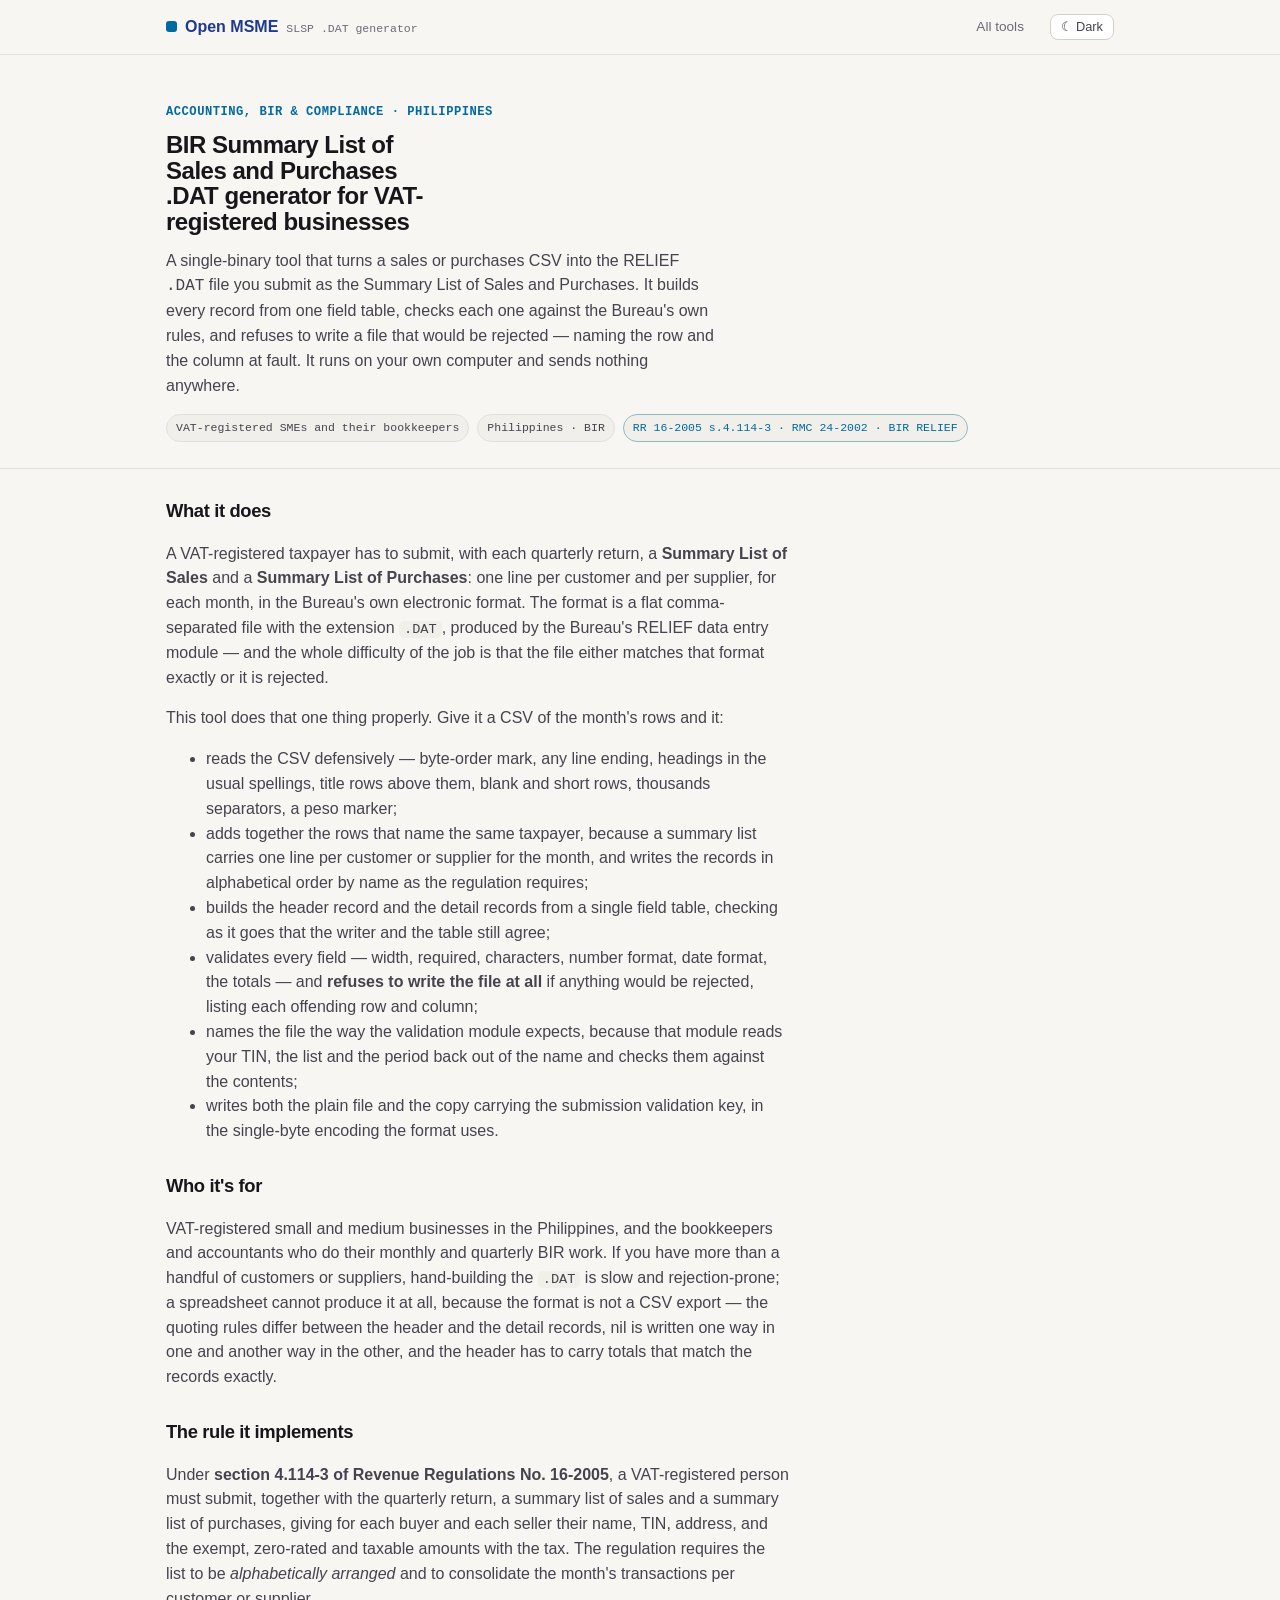
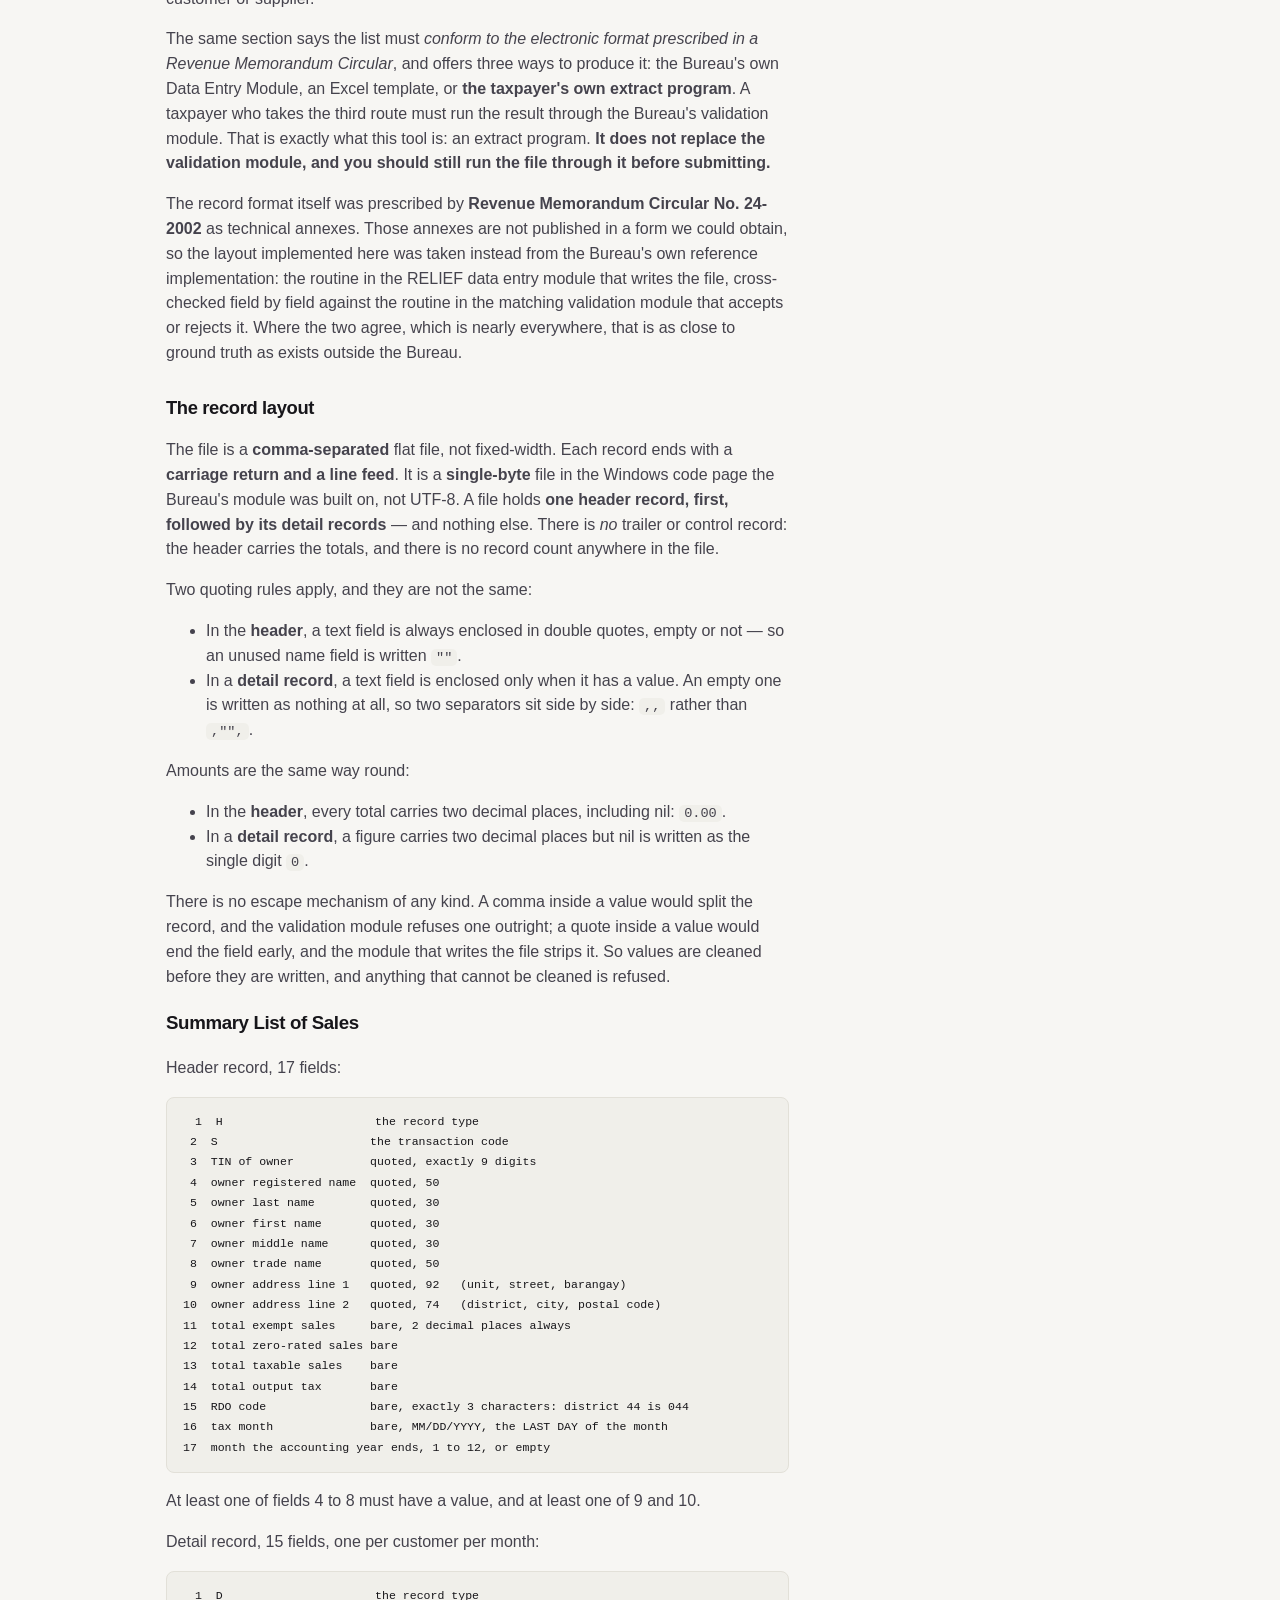
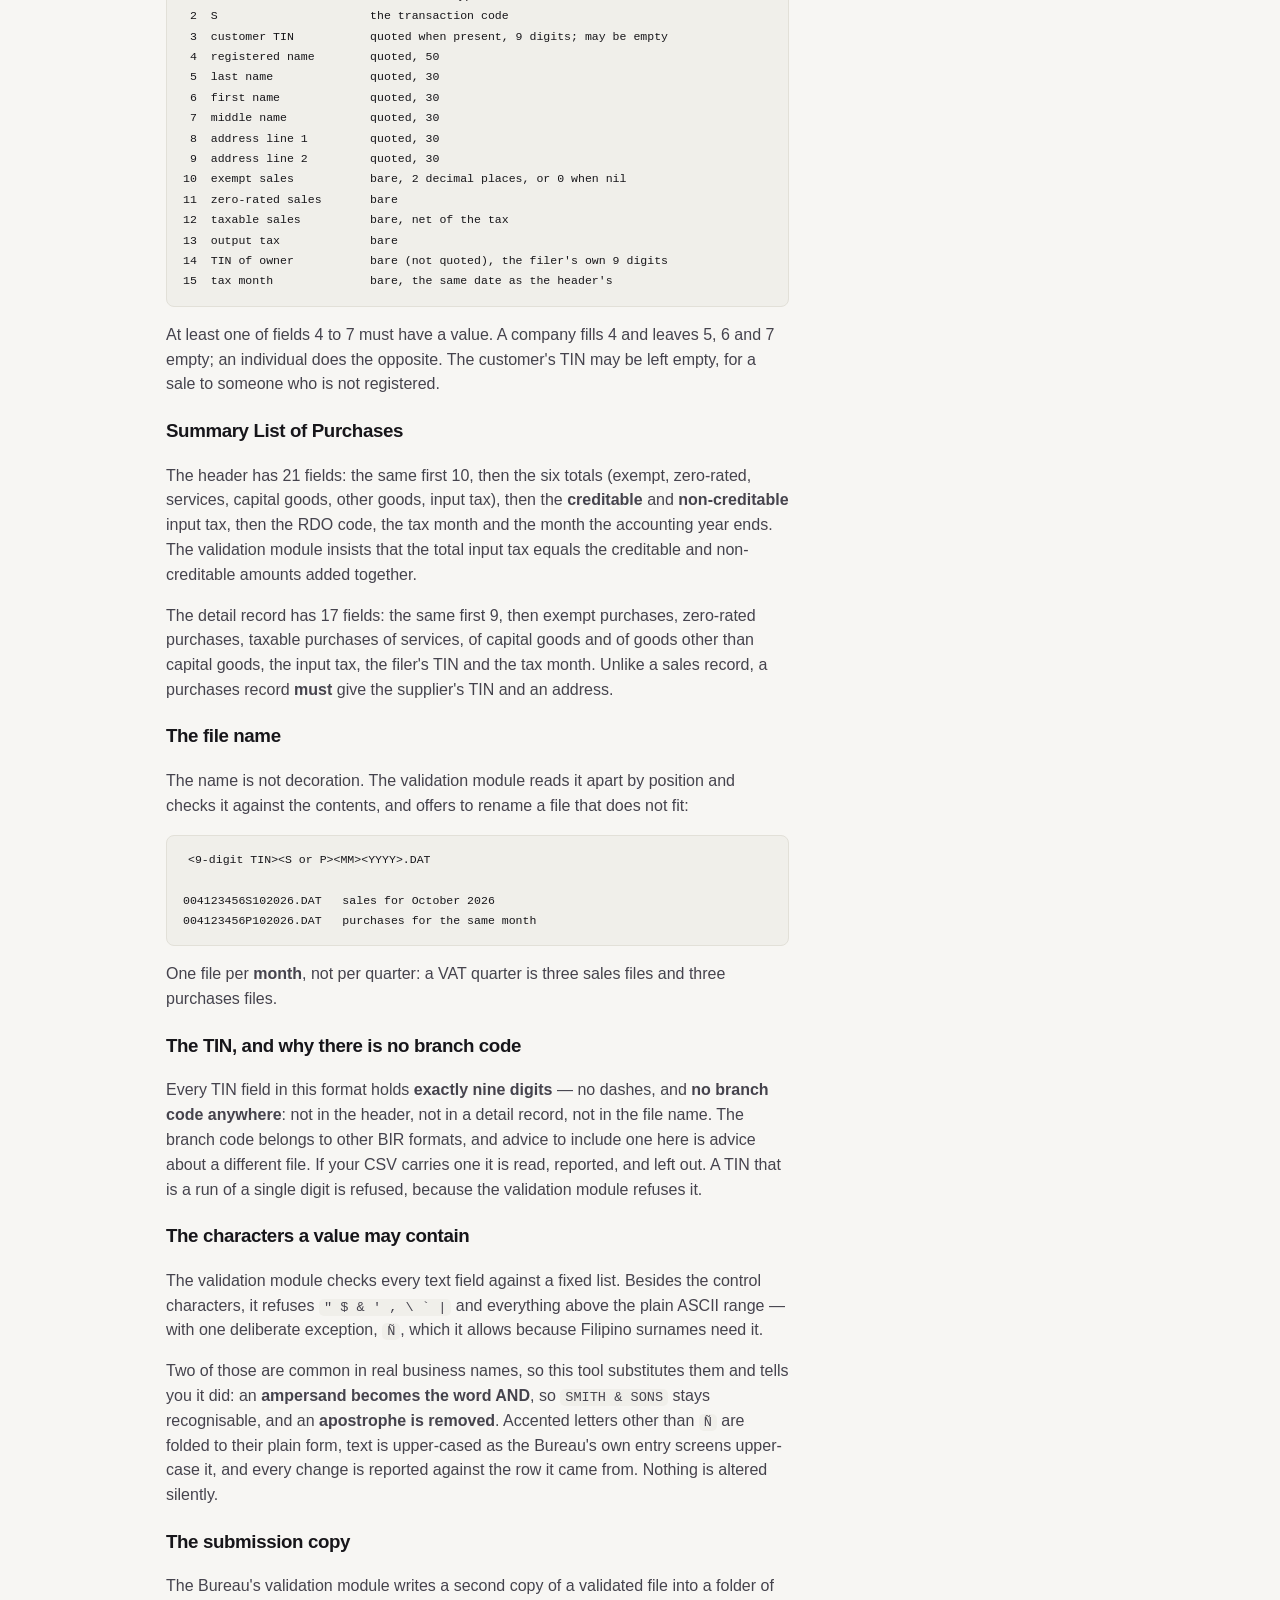
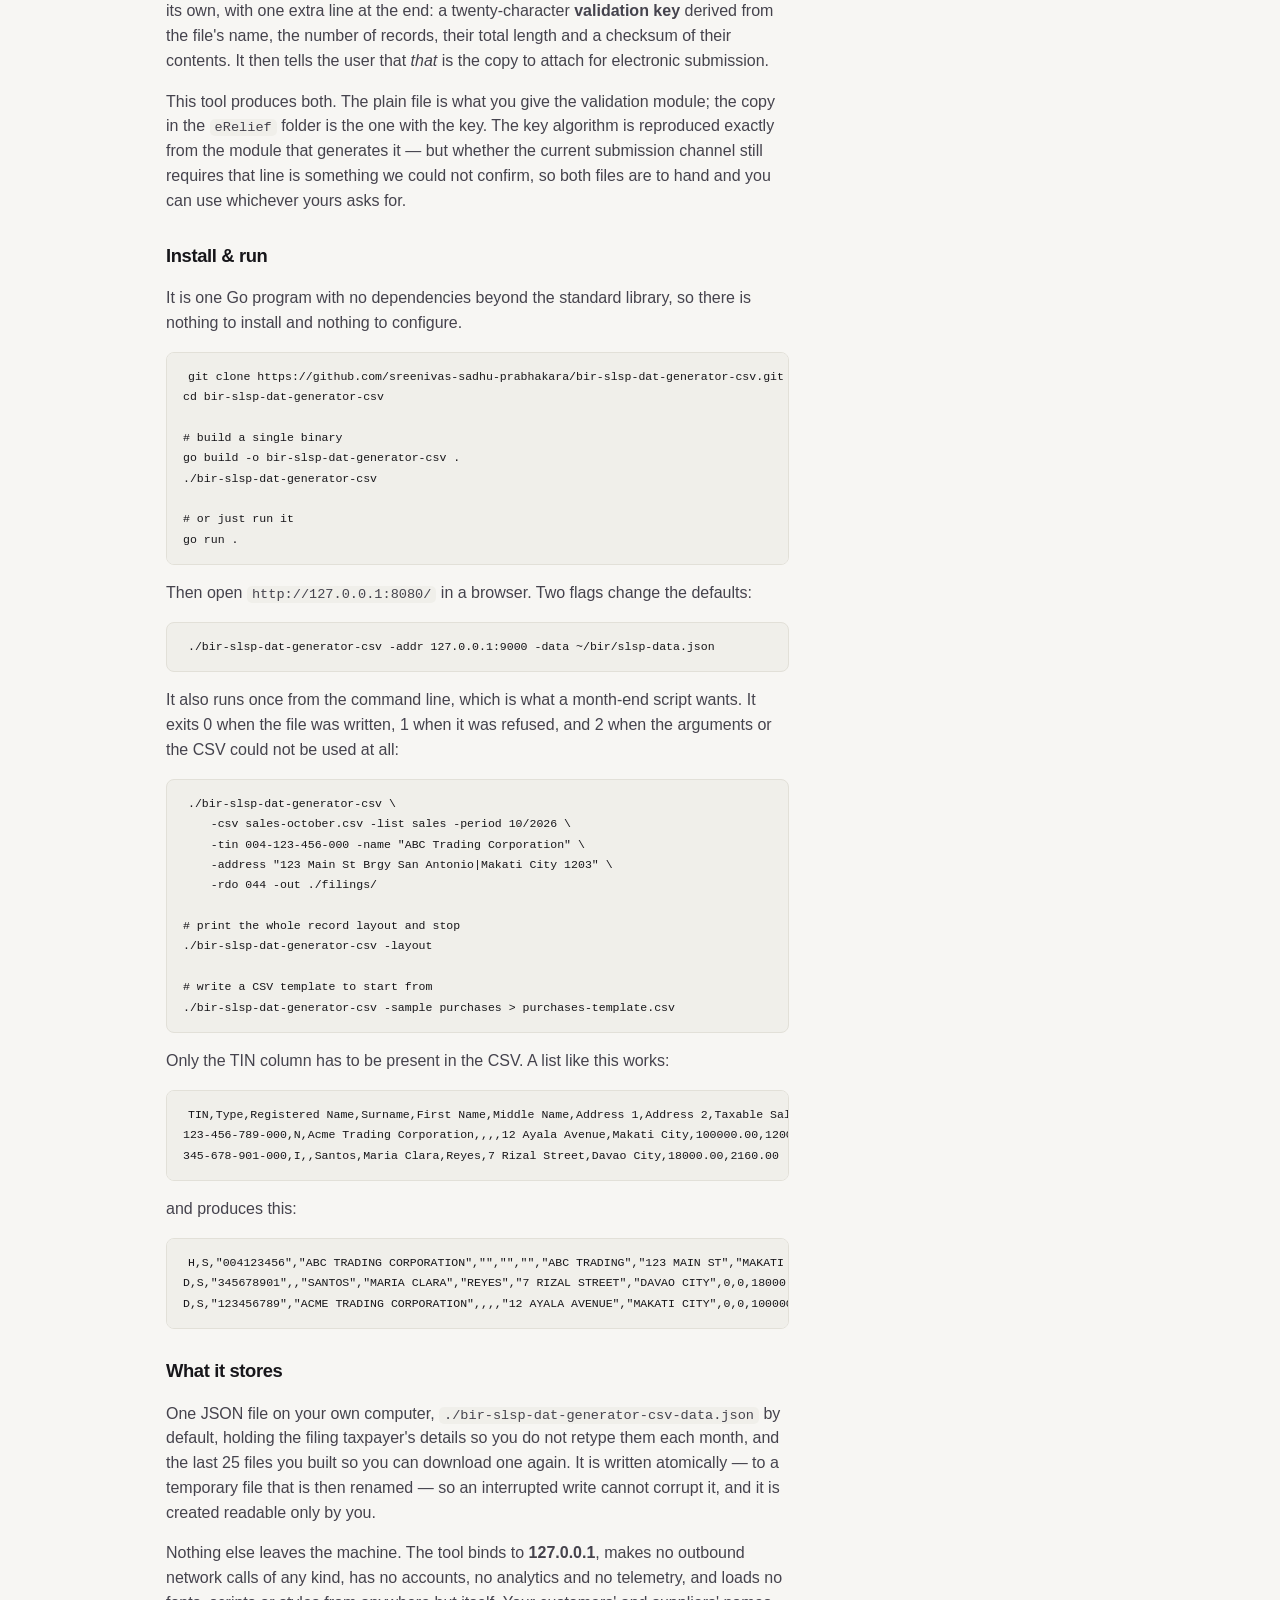
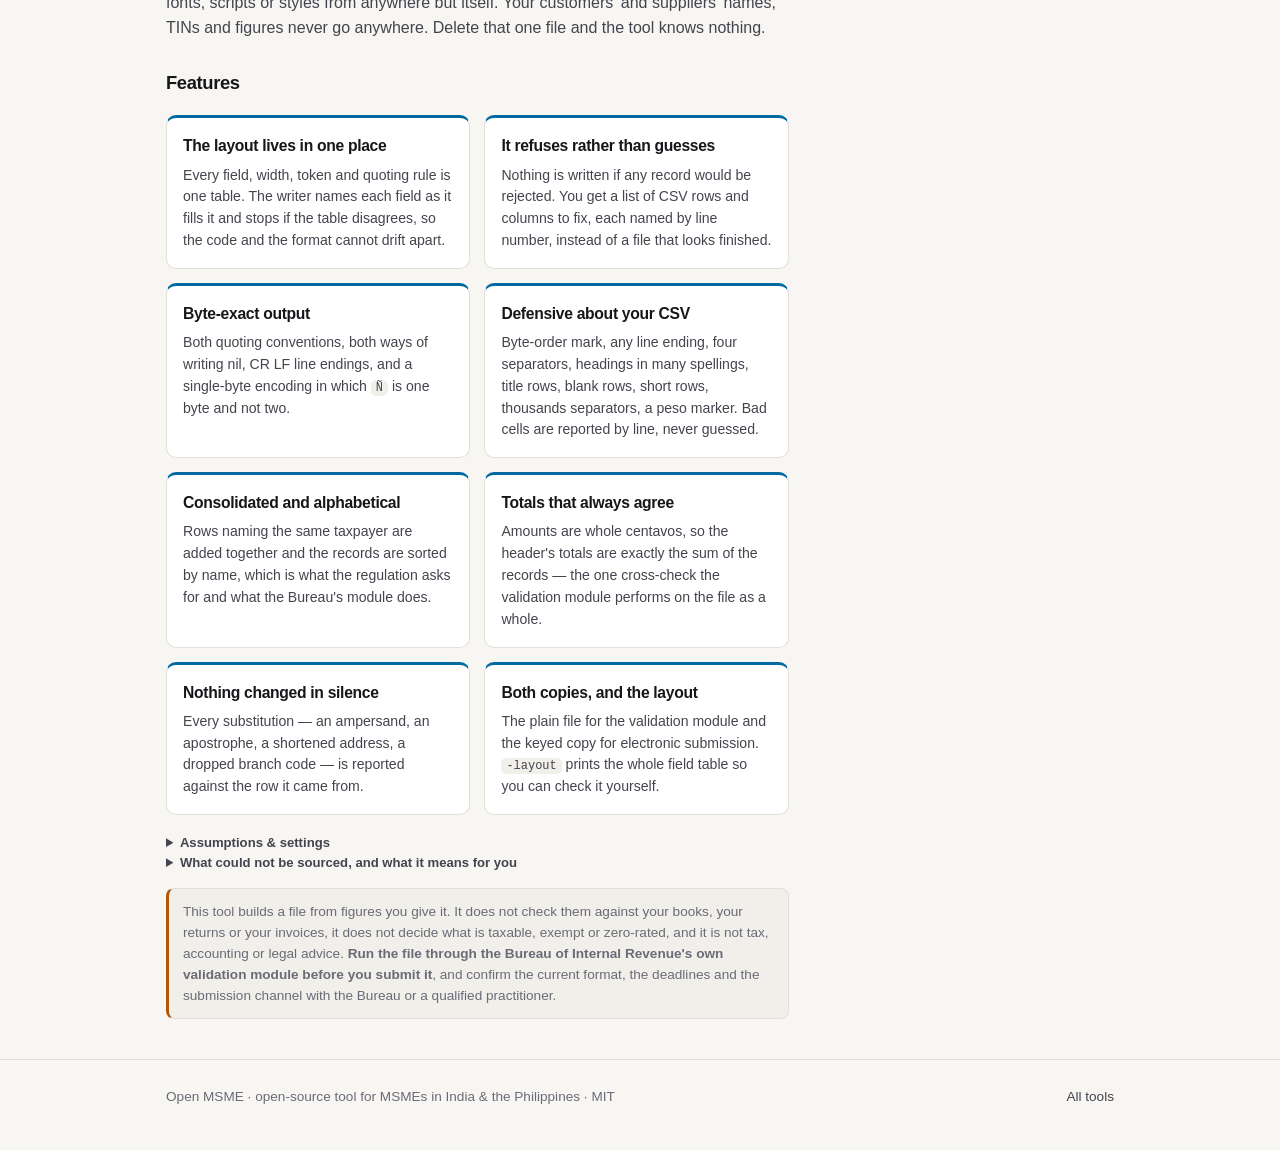
<file: docs/index.html>
<!doctype html>
<html lang="en">
<head>
<meta charset="utf-8">
<meta name="viewport" content="width=device-width, initial-scale=1">
<meta http-equiv="Content-Security-Policy" content="default-src 'self'; base-uri 'self'; img-src 'self' data:; style-src 'self'; script-src 'self'; font-src 'self'; form-action 'self'">
<title>BIR Summary List of Sales and Purchases .DAT generator · Open MSME</title>
<meta name="description" content="Free single-binary tool for VAT-registered businesses in the Philippines: turn a sales or purchases CSV into the BIR RELIEF .DAT file for the Summary List of Sales and Purchases, validated field by field before it is written.">
<meta name="color-scheme" content="light dark">
<meta property="og:title" content="BIR Summary List of Sales and Purchases .DAT generator">
<meta property="og:description" content="Turn a sales or purchases CSV into the validated BIR RELIEF .DAT file, on your own computer. The record layout is implemented field by field and nothing is written that would be rejected.">
<meta property="og:type" content="website">
<link rel="icon" href="assets/favicon.svg" type="image/svg+xml">
<link rel="stylesheet" href="assets/style.css">
<link rel="stylesheet" href="assets/accent.css">
<script src="assets/theme-init.js"></script>
</head>
<body>
<header class="topbar">
  <div class="wrap">
    <a class="brand" href="./">
      <span class="dot"></span>
      <b>Open MSME</b>
      <span class="tag">SLSP .DAT generator</span>
    </a>
    <span class="sp"></span>
    <a class="home" href="https://sreenivas-sadhu-prabhakara.github.io/openmsme/">All tools</a>
    <button class="themer" data-themer type="button">Theme</button>
  </div>
</header>

<main>
  <section class="hero">
    <div class="wrap">
      <div class="eyebrow">Accounting, BIR &amp; compliance · Philippines</div>
      <h1>BIR Summary List of Sales and Purchases .DAT generator for VAT-registered businesses</h1>
      <p class="lede">A single-binary tool that turns a sales or purchases CSV into the RELIEF <code>.DAT</code> file you submit as the Summary List of Sales and Purchases. It builds every record from one field table, checks each one against the Bureau's own rules, and refuses to write a file that would be rejected &mdash; naming the row and the column at fault. It runs on your own computer and sends nothing anywhere.</p>
      <div class="who">
        <span class="pill">VAT-registered SMEs and their bookkeepers</span>
        <span class="pill">Philippines · BIR</span>
        <span class="pill reg">RR 16-2005 s.4.114-3 · RMC 24-2002 · BIR RELIEF</span>
      </div>
    </div>
  </section>

  <div class="wrap">
    <section class="prose">
      <h2>What it does</h2>
      <p>A VAT-registered taxpayer has to submit, with each quarterly return, a <strong>Summary List of Sales</strong> and a <strong>Summary List of Purchases</strong>: one line per customer and per supplier, for each month, in the Bureau's own electronic format. The format is a flat comma-separated file with the extension <code>.DAT</code>, produced by the Bureau's RELIEF data entry module &mdash; and the whole difficulty of the job is that the file either matches that format exactly or it is rejected.</p>
      <p>This tool does that one thing properly. Give it a CSV of the month's rows and it:</p>
      <ul>
        <li>reads the CSV defensively &mdash; byte-order mark, any line ending, headings in the usual spellings, title rows above them, blank and short rows, thousands separators, a peso marker;</li>
        <li>adds together the rows that name the same taxpayer, because a summary list carries one line per customer or supplier for the month, and writes the records in alphabetical order by name as the regulation requires;</li>
        <li>builds the header record and the detail records from a single field table, checking as it goes that the writer and the table still agree;</li>
        <li>validates every field &mdash; width, required, characters, number format, date format, the totals &mdash; and <strong>refuses to write the file at all</strong> if anything would be rejected, listing each offending row and column;</li>
        <li>names the file the way the validation module expects, because that module reads your TIN, the list and the period back out of the name and checks them against the contents;</li>
        <li>writes both the plain file and the copy carrying the submission validation key, in the single-byte encoding the format uses.</li>
      </ul>

      <h2>Who it's for</h2>
      <p>VAT-registered small and medium businesses in the Philippines, and the bookkeepers and accountants who do their monthly and quarterly BIR work. If you have more than a handful of customers or suppliers, hand-building the <code>.DAT</code> is slow and rejection-prone; a spreadsheet cannot produce it at all, because the format is not a CSV export &mdash; the quoting rules differ between the header and the detail records, nil is written one way in one and another way in the other, and the header has to carry totals that match the records exactly.</p>

      <h2>The rule it implements</h2>
      <p>Under <strong>section 4.114-3 of Revenue Regulations No. 16-2005</strong>, a VAT-registered person must submit, together with the quarterly return, a summary list of sales and a summary list of purchases, giving for each buyer and each seller their name, TIN, address, and the exempt, zero-rated and taxable amounts with the tax. The regulation requires the list to be <em>alphabetically arranged</em> and to consolidate the month's transactions per customer or supplier.</p>
      <p>The same section says the list must <em>conform to the electronic format prescribed in a Revenue Memorandum Circular</em>, and offers three ways to produce it: the Bureau's own Data Entry Module, an Excel template, or <strong>the taxpayer's own extract program</strong>. A taxpayer who takes the third route must run the result through the Bureau's validation module. That is exactly what this tool is: an extract program. <strong>It does not replace the validation module, and you should still run the file through it before submitting.</strong></p>
      <p>The record format itself was prescribed by <strong>Revenue Memorandum Circular No. 24-2002</strong> as technical annexes. Those annexes are not published in a form we could obtain, so the layout implemented here was taken instead from the Bureau's own reference implementation: the routine in the RELIEF data entry module that writes the file, cross-checked field by field against the routine in the matching validation module that accepts or rejects it. Where the two agree, which is nearly everywhere, that is as close to ground truth as exists outside the Bureau.</p>

      <h2>The record layout</h2>
      <p>The file is a <strong>comma-separated</strong> flat file, not fixed-width. Each record ends with a <strong>carriage return and a line feed</strong>. It is a <strong>single-byte</strong> file in the Windows code page the Bureau's module was built on, not UTF-8. A file holds <strong>one header record, first, followed by its detail records</strong> &mdash; and nothing else. There is <em>no</em> trailer or control record: the header carries the totals, and there is no record count anywhere in the file.</p>
      <p>Two quoting rules apply, and they are not the same:</p>
      <ul>
        <li>In the <strong>header</strong>, a text field is always enclosed in double quotes, empty or not &mdash; so an unused name field is written <code>""</code>.</li>
        <li>In a <strong>detail record</strong>, a text field is enclosed only when it has a value. An empty one is written as nothing at all, so two separators sit side by side: <code>,,</code> rather than <code>,"",</code>.</li>
      </ul>
      <p>Amounts are the same way round:</p>
      <ul>
        <li>In the <strong>header</strong>, every total carries two decimal places, including nil: <code>0.00</code>.</li>
        <li>In a <strong>detail record</strong>, a figure carries two decimal places but nil is written as the single digit <code>0</code>.</li>
      </ul>
      <p>There is no escape mechanism of any kind. A comma inside a value would split the record, and the validation module refuses one outright; a quote inside a value would end the field early, and the module that writes the file strips it. So values are cleaned before they are written, and anything that cannot be cleaned is refused.</p>

      <h3>Summary List of Sales</h3>
      <p>Header record, 17 fields:</p>
      <pre><code> 1  H                      the record type
 2  S                      the transaction code
 3  TIN of owner           quoted, exactly 9 digits
 4  owner registered name  quoted, 50
 5  owner last name        quoted, 30
 6  owner first name       quoted, 30
 7  owner middle name      quoted, 30
 8  owner trade name       quoted, 50
 9  owner address line 1   quoted, 92   (unit, street, barangay)
10  owner address line 2   quoted, 74   (district, city, postal code)
11  total exempt sales     bare, 2 decimal places always
12  total zero-rated sales bare
13  total taxable sales    bare
14  total output tax       bare
15  RDO code               bare, exactly 3 characters: district 44 is 044
16  tax month              bare, MM/DD/YYYY, the LAST DAY of the month
17  month the accounting year ends, 1 to 12, or empty</code></pre>
      <p>At least one of fields 4 to 8 must have a value, and at least one of 9 and 10.</p>
      <p>Detail record, 15 fields, one per customer per month:</p>
      <pre><code> 1  D                      the record type
 2  S                      the transaction code
 3  customer TIN           quoted when present, 9 digits; may be empty
 4  registered name        quoted, 50
 5  last name              quoted, 30
 6  first name             quoted, 30
 7  middle name            quoted, 30
 8  address line 1         quoted, 30
 9  address line 2         quoted, 30
10  exempt sales           bare, 2 decimal places, or 0 when nil
11  zero-rated sales       bare
12  taxable sales          bare, net of the tax
13  output tax             bare
14  TIN of owner           bare (not quoted), the filer's own 9 digits
15  tax month              bare, the same date as the header's</code></pre>
      <p>At least one of fields 4 to 7 must have a value. A company fills 4 and leaves 5, 6 and 7 empty; an individual does the opposite. The customer's TIN may be left empty, for a sale to someone who is not registered.</p>

      <h3>Summary List of Purchases</h3>
      <p>The header has 21 fields: the same first 10, then the six totals (exempt, zero-rated, services, capital goods, other goods, input tax), then the <strong>creditable</strong> and <strong>non-creditable</strong> input tax, then the RDO code, the tax month and the month the accounting year ends. The validation module insists that the total input tax equals the creditable and non-creditable amounts added together.</p>
      <p>The detail record has 17 fields: the same first 9, then exempt purchases, zero-rated purchases, taxable purchases of services, of capital goods and of goods other than capital goods, the input tax, the filer's TIN and the tax month. Unlike a sales record, a purchases record <strong>must</strong> give the supplier's TIN and an address.</p>

      <h3>The file name</h3>
      <p>The name is not decoration. The validation module reads it apart by position and checks it against the contents, and offers to rename a file that does not fit:</p>
      <pre><code>&lt;9-digit TIN&gt;&lt;S or P&gt;&lt;MM&gt;&lt;YYYY&gt;.DAT

004123456S102026.DAT   sales for October 2026
004123456P102026.DAT   purchases for the same month</code></pre>
      <p>One file per <strong>month</strong>, not per quarter: a VAT quarter is three sales files and three purchases files.</p>

      <h3>The TIN, and why there is no branch code</h3>
      <p>Every TIN field in this format holds <strong>exactly nine digits</strong> &mdash; no dashes, and <strong>no branch code anywhere</strong>: not in the header, not in a detail record, not in the file name. The branch code belongs to other BIR formats, and advice to include one here is advice about a different file. If your CSV carries one it is read, reported, and left out. A TIN that is a run of a single digit is refused, because the validation module refuses it.</p>

      <h3>The characters a value may contain</h3>
      <p>The validation module checks every text field against a fixed list. Besides the control characters, it refuses <code>" $ &amp; ' , \ ` |</code> and everything above the plain ASCII range &mdash; with one deliberate exception, <code>&#209;</code>, which it allows because Filipino surnames need it.</p>
      <p>Two of those are common in real business names, so this tool substitutes them and tells you it did: an <strong>ampersand becomes the word AND</strong>, so <code>SMITH &amp; SONS</code> stays recognisable, and an <strong>apostrophe is removed</strong>. Accented letters other than <code>&#209;</code> are folded to their plain form, text is upper-cased as the Bureau's own entry screens upper-case it, and every change is reported against the row it came from. Nothing is altered silently.</p>

      <h3>The submission copy</h3>
      <p>The Bureau's validation module writes a second copy of a validated file into a folder of its own, with one extra line at the end: a twenty-character <strong>validation key</strong> derived from the file's name, the number of records, their total length and a checksum of their contents. It then tells the user that <em>that</em> is the copy to attach for electronic submission.</p>
      <p>This tool produces both. The plain file is what you give the validation module; the copy in the <code>eRelief</code> folder is the one with the key. The key algorithm is reproduced exactly from the module that generates it &mdash; but whether the current submission channel still requires that line is something we could not confirm, so both files are to hand and you can use whichever yours asks for.</p>

      <h2>Install &amp; run</h2>
      <p>It is one Go program with no dependencies beyond the standard library, so there is nothing to install and nothing to configure.</p>
      <pre><code>git clone https://github.com/sreenivas-sadhu-prabhakara/bir-slsp-dat-generator-csv.git
cd bir-slsp-dat-generator-csv

# build a single binary
go build -o bir-slsp-dat-generator-csv .
./bir-slsp-dat-generator-csv

# or just run it
go run .</code></pre>
      <p>Then open <code>http://127.0.0.1:8080/</code> in a browser. Two flags change the defaults:</p>
      <pre><code>./bir-slsp-dat-generator-csv -addr 127.0.0.1:9000 -data ~/bir/slsp-data.json</code></pre>
      <p>It also runs once from the command line, which is what a month-end script wants. It exits 0 when the file was written, 1 when it was refused, and 2 when the arguments or the CSV could not be used at all:</p>
      <pre><code>./bir-slsp-dat-generator-csv \
    -csv sales-october.csv -list sales -period 10/2026 \
    -tin 004-123-456-000 -name "ABC Trading Corporation" \
    -address "123 Main St Brgy San Antonio|Makati City 1203" \
    -rdo 044 -out ./filings/

# print the whole record layout and stop
./bir-slsp-dat-generator-csv -layout

# write a CSV template to start from
./bir-slsp-dat-generator-csv -sample purchases &gt; purchases-template.csv</code></pre>
      <p>Only the TIN column has to be present in the CSV. A list like this works:</p>
      <pre><code>TIN,Type,Registered Name,Surname,First Name,Middle Name,Address 1,Address 2,Taxable Sales,Output Tax
123-456-789-000,N,Acme Trading Corporation,,,,12 Ayala Avenue,Makati City,100000.00,12000.00
345-678-901-000,I,,Santos,Maria Clara,Reyes,7 Rizal Street,Davao City,18000.00,2160.00</code></pre>
      <p>and produces this:</p>
      <pre><code>H,S,"004123456","ABC TRADING CORPORATION","","","","ABC TRADING","123 MAIN ST","MAKATI CITY",0.00,0.00,118000.00,14160.00,044,10/31/2026,12
D,S,"345678901",,"SANTOS","MARIA CLARA","REYES","7 RIZAL STREET","DAVAO CITY",0,0,18000.00,2160.00,004123456,10/31/2026
D,S,"123456789","ACME TRADING CORPORATION",,,,"12 AYALA AVENUE","MAKATI CITY",0,0,100000.00,12000.00,004123456,10/31/2026</code></pre>

      <h2>What it stores</h2>
      <p>One JSON file on your own computer, <code>./bir-slsp-dat-generator-csv-data.json</code> by default, holding the filing taxpayer's details so you do not retype them each month, and the last 25 files you built so you can download one again. It is written atomically &mdash; to a temporary file that is then renamed &mdash; so an interrupted write cannot corrupt it, and it is created readable only by you.</p>
      <p>Nothing else leaves the machine. The tool binds to <strong>127.0.0.1</strong>, makes no outbound network calls of any kind, has no accounts, no analytics and no telemetry, and loads no fonts, scripts or styles from anywhere but itself. Your customers' and suppliers' names, TINs and figures never go anywhere. Delete that one file and the tool knows nothing.</p>

      <h2>Features</h2>
      <div class="featgrid">
        <div class="feat">
          <h3>The layout lives in one place</h3>
          <p>Every field, width, token and quoting rule is one table. The writer names each field as it fills it and stops if the table disagrees, so the code and the format cannot drift apart.</p>
        </div>
        <div class="feat">
          <h3>It refuses rather than guesses</h3>
          <p>Nothing is written if any record would be rejected. You get a list of CSV rows and columns to fix, each named by line number, instead of a file that looks finished.</p>
        </div>
        <div class="feat">
          <h3>Byte-exact output</h3>
          <p>Both quoting conventions, both ways of writing nil, CR LF line endings, and a single-byte encoding in which <code>&#209;</code> is one byte and not two.</p>
        </div>
        <div class="feat">
          <h3>Defensive about your CSV</h3>
          <p>Byte-order mark, any line ending, four separators, headings in many spellings, title rows, blank rows, short rows, thousands separators, a peso marker. Bad cells are reported by line, never guessed.</p>
        </div>
        <div class="feat">
          <h3>Consolidated and alphabetical</h3>
          <p>Rows naming the same taxpayer are added together and the records are sorted by name, which is what the regulation asks for and what the Bureau's module does.</p>
        </div>
        <div class="feat">
          <h3>Totals that always agree</h3>
          <p>Amounts are whole centavos, so the header's totals are exactly the sum of the records &mdash; the one cross-check the validation module performs on the file as a whole.</p>
        </div>
        <div class="feat">
          <h3>Nothing changed in silence</h3>
          <p>Every substitution &mdash; an ampersand, an apostrophe, a shortened address, a dropped branch code &mdash; is reported against the row it came from.</p>
        </div>
        <div class="feat">
          <h3>Both copies, and the layout</h3>
          <p>The plain file for the validation module and the keyed copy for electronic submission. <code>-layout</code> prints the whole field table so you can check it yourself.</p>
        </div>
      </div>

      <details class="assumptions">
        <summary>Assumptions &amp; settings</summary>
        <ul>
          <li><strong>Value-added tax at 12%</strong> &mdash; the rate imposed under the National Internal Revenue Code as amended. It is a single named constant, used only to <em>check</em> that a tax column is consistent with its taxable column, never to work the tax out. A figure more than &#8369;1.00 away from the rate is remarked on, never refused, because a party may be partly zero-rated or exempt. It can be overridden for a period when another rate applied. Confirm the current rate with the Bureau.</li>
          <li><strong>Header totals must match the detail records.</strong> The validation module allows a difference of up to &#8369;2.00; this tool makes them agree exactly, because it computes them from the records it writes.</li>
          <li><strong>Amounts are held in whole centavos</strong>, so a thousand records total exactly with no drift.</li>
          <li><strong>Negative amounts are refused</strong> by default: the list has no column for one, so net returns, discounts and credit memos against the month's figures. A setting lets one through if you have been told to file it that way.</li>
          <li><strong>One month per file.</strong> The tax month is the last day of the month and appears on every record, with leap years handled by the calendar rather than a table.</li>
          <li><strong>A branch code is never written</strong>, because the format has no field for one.</li>
          <li><strong>Field widths</strong> are the Bureau's module's own column widths: 50 characters for a registered name or trade name, 30 for each part of an individual's name and for each of a customer's or supplier's two address lines, 92 and 74 for the filer's two, 3 for the RDO code. A longer value is shortened and you are told.</li>
          <li><strong>Ceilings the validation module imposes:</strong> at most 25 fields per record and 254 characters per field, because it reads the file into a table of that shape; and at most 600 characters per record, because the routine that appends the submission key reads no further and drops the rest without a word. A record that long is refused.</li>
        </ul>
      </details>

      <details class="assumptions">
        <summary>What could not be sourced, and what it means for you</summary>
        <ul>
          <li><strong>The layout itself is sourced</strong> from the Bureau's RELIEF data entry module and its matching validation module, field by field, from the code that writes the file and the code that accepts or rejects it. Both agree. <code>-layout</code> prints every field with how well it could be sourced.</li>
          <li><strong>The prescribing annexes to RMC 24-2002 could not be obtained</strong> in a published form. The layout here comes from the Bureau's reference implementation instead &mdash; arguably the stronger source, since the validation module is what actually accepts or rejects your file, but it is not the text of the circular.</li>
          <li><strong>Whether the module we read is the current one</strong> could not be confirmed. It is the latest version we could obtain, and no later one is referred to anywhere, but the Bureau's download pages have since moved. <strong>Check the version offered on the Bureau's own site before relying on this for a filing.</strong></li>
          <li><strong>No real, published <code>.DAT</code> file</strong> could be found to compare against, byte for byte. The output was derived from the writing routine and checked against the validating routine, not against a specimen.</li>
          <li><strong>Whether electronic submission still requires the validation key line</strong> could not be confirmed. The algorithm is certain; its current necessity is not. Both copies are produced, so you can use whichever your submission channel asks for.</li>
          <li><strong>Line endings</strong> are a carriage return and a line feed, which follows from the file-writing call the module uses, rather than from a published specification.</li>
          <li><strong>The regulation asks for more than the format carries.</strong> RR 16-2005 lists &ldquo;sales subject to final VAT withheld&rdquo; and the purchases equivalent as required content, but the RELIEF record layout has no field for them. This tool follows the layout, because that is what the validation module checks.</li>
        </ul>
      </details>

      <div class="note">This tool builds a file from figures you give it. It does not check them against your books, your returns or your invoices, it does not decide what is taxable, exempt or zero-rated, and it is not tax, accounting or legal advice. <strong>Run the file through the Bureau of Internal Revenue's own validation module before you submit it</strong>, and confirm the current format, the deadlines and the submission channel with the Bureau or a qualified practitioner.</div>
    </section>
  </div>
</main>

<footer class="foot">
  <div class="wrap">
    <span>Open MSME &middot; open-source tool for MSMEs in India &amp; the Philippines &middot; MIT</span>
    <span><a href="https://sreenivas-sadhu-prabhakara.github.io/openmsme/">All tools</a></span>
  </div>
</footer>

<script src="assets/ui.js"></script>
</body>
</html>
</file>
<file: docs/assets/style.css>
/* Open MSME tool kit — shared design system for single-tool apps. No deps. Light + dark. */

:root {
  color-scheme: light dark;
  --bg:#f7f6f3; --surface:#fff; --surface-2:#f0efea; --ink:#17161a; --ink-2:#45434d; --ink-3:#6c6a76;
  --line:#e2e0d8; --line-2:#d3d1c7; --accent:#1f3a8a; --accent-ink:#fff; --ok:#15803d; --warn:#b45309; --bad:#b91c1c;
  --mono: ui-monospace,"SF Mono","SFMono-Regular",Menlo,Consolas,monospace;
  --sans: -apple-system,BlinkMacSystemFont,"Segoe UI",Roboto,Helvetica,Arial,system-ui,sans-serif;
  --maxw:980px; --radius:10px; --shadow:0 1px 2px rgba(20,18,26,.05),0 6px 20px rgba(20,18,26,.05);
  --tool:#1f3a8a; /* per-tool accent, override in page */
}
@media (prefers-color-scheme: dark){ :root:not([data-theme="light"]){
  --bg:#121116; --surface:#1a191f; --surface-2:#222027; --ink:#f3f1ef; --ink-2:#c3c0cb; --ink-3:#918e9c;
  --line:#2c2a33; --line-2:#39363f; --accent:#93b0ff; --accent-ink:#10131f; --ok:#57c98a; --warn:#f0a35a; --bad:#f28b82;
  --shadow:0 1px 2px rgba(0,0,0,.3),0 8px 28px rgba(0,0,0,.35);
}}
:root[data-theme="dark"]{
  --bg:#121116; --surface:#1a191f; --surface-2:#222027; --ink:#f3f1ef; --ink-2:#c3c0cb; --ink-3:#918e9c;
  --line:#2c2a33; --line-2:#39363f; --accent:#93b0ff; --accent-ink:#10131f; --ok:#57c98a; --warn:#f0a35a; --bad:#f28b82;
  --shadow:0 1px 2px rgba(0,0,0,.3),0 8px 28px rgba(0,0,0,.35);
}

* { box-sizing:border-box; }
html { -webkit-text-size-adjust:100%; }
body { margin:0; background:var(--bg); color:var(--ink); font-family:var(--sans); font-size:16px; line-height:1.55; -webkit-font-smoothing:antialiased; }
.wrap { max-width:var(--maxw); margin:0 auto; padding:0 16px; }
a { color:var(--accent); text-decoration:none; }
a:hover { text-decoration:underline; text-underline-offset:3px; }
h1,h2,h3 { letter-spacing:-.02em; }

/* top bar */
.topbar { position:sticky; top:0; z-index:20; background:color-mix(in srgb,var(--bg) 86%,transparent); backdrop-filter:saturate(140%) blur(8px); border-bottom:1px solid var(--line); }
.topbar .wrap { display:flex; align-items:center; gap:14px; height:54px; }
.brand { display:flex; align-items:baseline; gap:8px; font-weight:700; }
.brand .dot { width:11px; height:11px; border-radius:3px; background:var(--tool); display:inline-block; }
.brand .tag { font-family:var(--mono); font-size:.72rem; color:var(--ink-3); font-weight:500; }
.topbar .sp { margin-left:auto; }
.topbar a.home { font-size:.85rem; color:var(--ink-3); }
.topbar a.home:hover { color:var(--ink); }
.themer { font:inherit; font-size:.8rem; cursor:pointer; border:1px solid var(--line-2); background:var(--surface); color:var(--ink-2); border-radius:8px; padding:6px 10px; line-height:1; margin-left:12px; }
.themer:hover { color:var(--ink); border-color:var(--ink-3); }

/* hero / explainer */
.hero { padding:48px 0 26px; border-bottom:1px solid var(--line); }
.hero .eyebrow { font-family:var(--mono); font-size:.76rem; font-weight:600; letter-spacing:.04em; color:var(--tool); text-transform:uppercase; }
.hero h1 { margin:10px 0 14px; font-size:clamp(1.8rem,1.2rem+2.6vw,2.7rem); line-height:1.07; font-weight:800; max-width:20ch; }
.hero .lede { margin:0; font-size:clamp(1rem,.95rem+.4vw,1.15rem); color:var(--ink-2); max-width:62ch; }
.hero .who { margin-top:16px; display:flex; gap:8px; flex-wrap:wrap; }
.pill { font-family:var(--mono); font-size:.72rem; padding:4px 9px; border-radius:999px; background:var(--surface-2); color:var(--ink-2); border:1px solid var(--line); }
.pill.reg { color:var(--tool); border-color:color-mix(in srgb,var(--tool) 35%,var(--line)); }

/* layout */
.cols { display:grid; grid-template-columns:1fr; gap:22px; padding:28px 0; }
@media (min-width:860px){ .cols.calc { grid-template-columns:1.1fr .9fr; align-items:start; } }

section.card { background:var(--surface); border:1px solid var(--line); border-radius:var(--radius); padding:20px; }
section.card h2 { margin:0 0 14px; font-size:1.1rem; }
.sticky { position:sticky; top:70px; }

/* form */
.field { margin:0 0 14px; }
.field > label { display:block; font-size:.85rem; font-weight:600; color:var(--ink-2); margin-bottom:5px; }
.field .hint { font-weight:400; color:var(--ink-3); font-size:.78rem; }
.inp { position:relative; display:flex; align-items:center; }
.inp .pre, .inp .suf { position:absolute; font-family:var(--mono); font-size:.82rem; color:var(--ink-3); pointer-events:none; }
.inp .pre { left:12px; } .inp .suf { right:12px; }
input[type=number], input[type=text], select {
  width:100%; font:inherit; font-size:.95rem; padding:11px 13px; border-radius:9px;
  border:1px solid var(--line-2); background:var(--surface); color:var(--ink); appearance:none;
}
.inp.has-pre input { padding-left:28px; } .inp.has-suf input { padding-right:40px; }
input:focus, select:focus { outline:2px solid var(--tool); outline-offset:1px; border-color:var(--tool); }
.row2 { display:grid; grid-template-columns:1fr 1fr; gap:12px; }
.seg { display:flex; gap:6px; flex-wrap:wrap; }
.seg button { font:inherit; font-size:.82rem; cursor:pointer; padding:8px 12px; border-radius:8px; border:1px solid var(--line-2); background:var(--surface); color:var(--ink-2); }
.seg button[aria-pressed=true] { background:var(--tool); color:#fff; border-color:var(--tool); }

/* results */
.result-primary { background:color-mix(in srgb,var(--tool) 8%,var(--surface)); border:1px solid color-mix(in srgb,var(--tool) 30%,var(--line)); border-radius:var(--radius); padding:18px 20px; margin-bottom:16px; }
.result-primary .k { font-size:.8rem; color:var(--ink-3); }
.result-primary .v { font-size:2rem; font-weight:800; letter-spacing:-.02em; font-variant-numeric:tabular-nums; color:var(--tool); }
.result-primary .sub { font-size:.85rem; color:var(--ink-2); margin-top:3px; }
.breakdown { width:100%; border-collapse:collapse; font-size:.9rem; }
.breakdown th, .breakdown td { text-align:left; padding:8px 4px; border-bottom:1px solid var(--line); }
.breakdown td.num, .breakdown th.num { text-align:right; font-family:var(--mono); font-variant-numeric:tabular-nums; }
.breakdown tr.total td { font-weight:700; border-top:2px solid var(--line-2); border-bottom:none; }
.breakdown tr.sub td { color:var(--ink-2); }
.breakdown .neg { color:var(--bad); }

.btnrow { display:flex; gap:10px; flex-wrap:wrap; margin-top:16px; }
.btn { font:inherit; font-size:.9rem; font-weight:600; cursor:pointer; padding:10px 16px; border-radius:9px; border:1px solid transparent; }
.btn.primary { background:var(--tool); color:#fff; }
.btn.ghost { background:var(--surface); border-color:var(--line-2); color:var(--ink); }
.btn:hover { filter:brightness(1.05); }

/* prose / notes */
.prose { max-width:70ch; }
.prose h2 { font-size:1.15rem; margin:28px 0 8px; }
.prose p, .prose li { color:var(--ink-2); }
.prose code { font-family:var(--mono); font-size:.85em; background:var(--surface-2); padding:1px 5px; border-radius:5px; }
.note { font-size:.85rem; color:var(--ink-3); background:var(--surface-2); border:1px solid var(--line); border-left:3px solid var(--warn); border-radius:8px; padding:12px 14px; margin:14px 0; }
.assumptions { font-size:.82rem; color:var(--ink-3); }
.assumptions summary { cursor:pointer; color:var(--ink-2); font-weight:600; }

/* footer */
.foot { border-top:1px solid var(--line); margin-top:40px; padding:26px 0 44px; color:var(--ink-3); font-size:.85rem; }
.foot .wrap { display:flex; gap:14px; flex-wrap:wrap; justify-content:space-between; }
.foot a { color:var(--ink-2); }

@media (prefers-reduced-motion: reduce){ * { transition:none !important; } }
@media print { .topbar,.themer,.btnrow,.foot,.hero .who { display:none; } body { background:#fff; } section.card { border:none; padding:0; } }

/* ---- docs/explainer pages (for binary tools that aren't web apps) ---- */
pre { background:var(--surface-2); border:1px solid var(--line); border-radius:8px; padding:14px 16px; overflow-x:auto; font-family:var(--mono); font-size:.85rem; line-height:1.5; color:var(--ink); }
pre code { background:none; padding:0; font-size:inherit; }
.featgrid { display:grid; grid-template-columns:repeat(auto-fill,minmax(240px,1fr)); gap:14px; margin:18px 0; }
.feat { background:var(--surface); border:1px solid var(--line); border-radius:var(--radius); padding:16px; border-top:3px solid var(--tool); }
.feat h3 { margin:0 0 6px; font-size:.98rem; }
.feat p { margin:0; font-size:.88rem; color:var(--ink-2); }
.steps { counter-reset:s; list-style:none; padding:0; }
.steps li { counter-increment:s; position:relative; padding-left:34px; margin:12px 0; color:var(--ink-2); }
.steps li::before { content:counter(s); position:absolute; left:0; top:1px; width:23px; height:23px; border-radius:6px; background:var(--tool); color:#fff; font-size:.78rem; font-weight:700; display:flex; align-items:center; justify-content:center; font-family:var(--mono); }

/* Grid/flex children default to min-width:auto, so a long unbroken string (a clone
   URL in a <pre>) sizes the track to its min-content and forces page-wide horizontal
   scroll. Let children shrink and keep the scrolling inside the pre where it belongs. */
.cols > *, .featgrid > *, .ideas > * { min-width: 0; }
pre { max-width: 100%; }
</file>
<file: docs/assets/accent.css>
:root{--tool:#0369a1}
</file>
